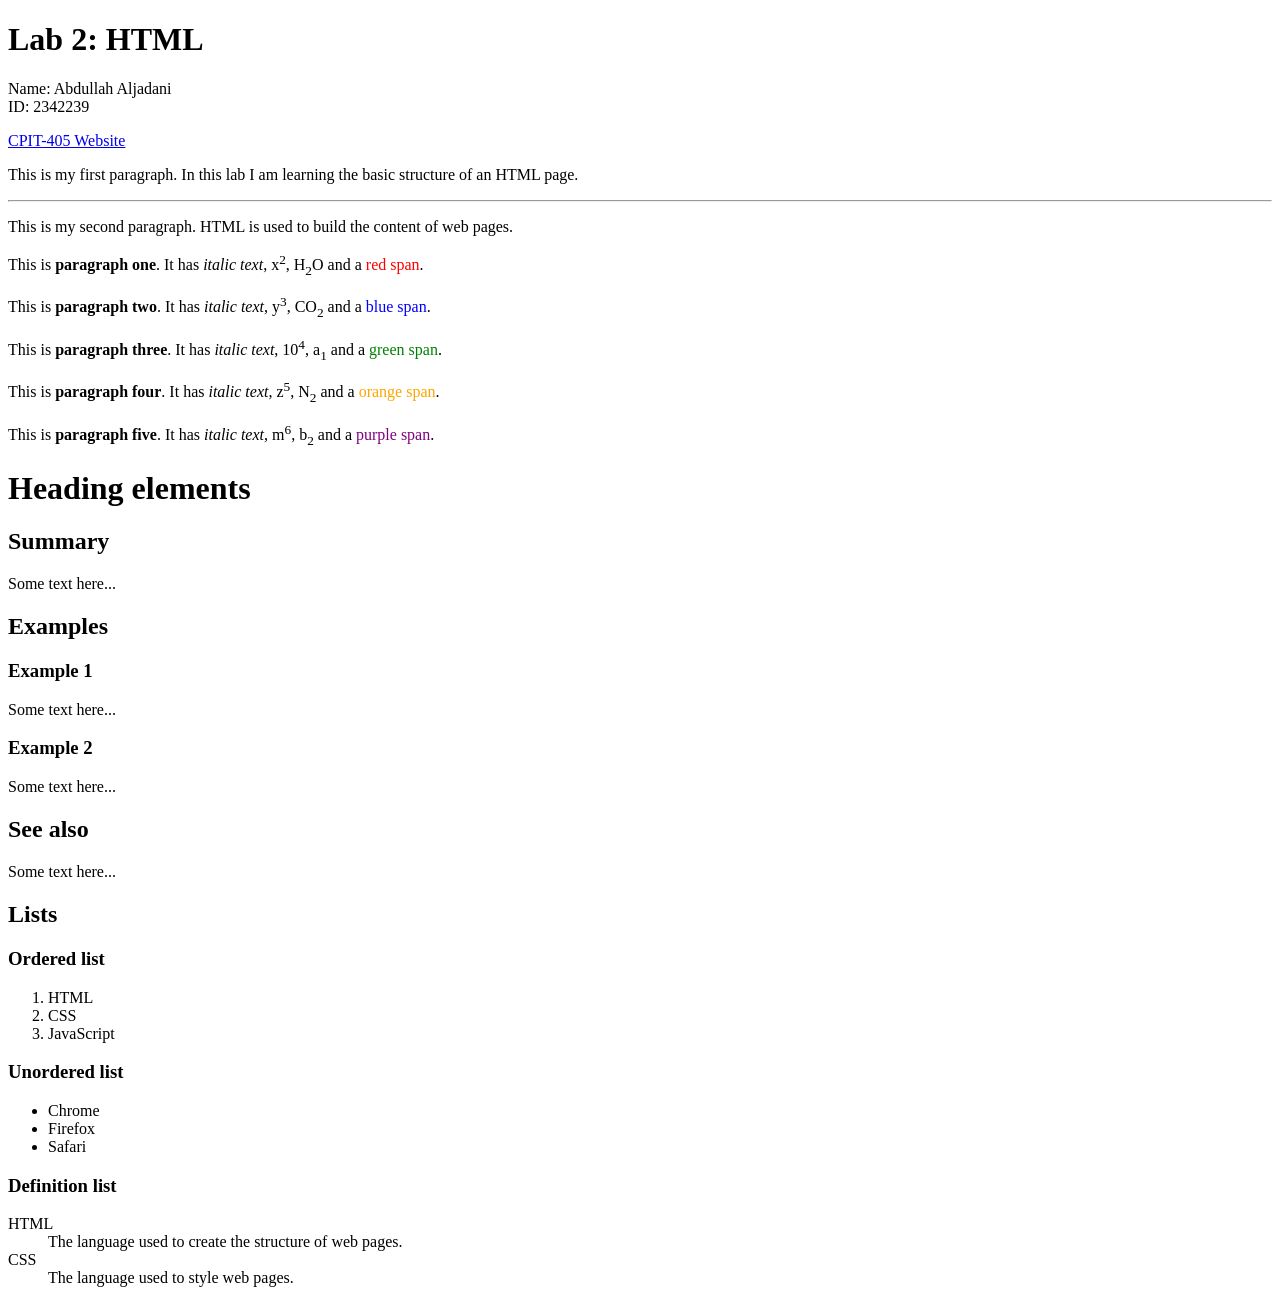
<file: Lab2-part1/index.html>
<!DOCTYPE html>
<html>
<head>
  <meta charset="utf-8">
  <title>CPIT-405 lab 2</title>
</head>
<body>

  <h1>Lab 2: HTML</h1>
  <p>Name: Abdullah Aljadani<br>ID: 2342239</p>

  <a href="https://cpit405.gitlab.io">CPIT-405 Website</a>

  <p>This is my first paragraph. In this lab I am learning the basic structure of an HTML page.</p>
  <hr>
  <p>This is my second paragraph. HTML is used to build the content of web pages.</p>


  <p>This is <strong>paragraph one</strong>. It has <em>italic text</em>, x<sup>2</sup>, H<sub>2</sub>O and a <span style="color: red;">red span</span>.</p>
  <p>This is <strong>paragraph two</strong>. It has <em>italic text</em>, y<sup>3</sup>, CO<sub>2</sub> and a <span style="color: blue;">blue span</span>.</p>
  <p>This is <strong>paragraph three</strong>. It has <em>italic text</em>, 10<sup>4</sup>, a<sub>1</sub> and a <span style="color: green;">green span</span>.</p>
  <p>This is <strong>paragraph four</strong>. It has <em>italic text</em>, z<sup>5</sup>, N<sub>2</sub> and a <span style="color: orange;">orange span</span>.</p>
  <p>This is <strong>paragraph five</strong>. It has <em>italic text</em>, m<sup>6</sup>, b<sub>2</sub> and a <span style="color: purple;">purple span</span>.</p>

  <h1>Heading elements</h1>

  <h2>Summary</h2>
  <p>Some text here...</p>

  <h2>Examples</h2>

  <h3>Example 1</h3>
  <p>Some text here...</p>

  <h3>Example 2</h3>
  <p>Some text here...</p>

  <h2>See also</h2>
  <p>Some text here...</p>

  <h2>Lists</h2>

  <h3>Ordered list</h3>
  <ol>
    <li>HTML</li>
    <li>CSS</li>
    <li>JavaScript</li>
  </ol>

  <h3>Unordered list</h3>
  <ul>
    <li>Chrome</li>
    <li>Firefox</li>
    <li>Safari</li>
  </ul>

  <h3>Definition list</h3>
  <dl>
    <dt>HTML</dt>
    <dd>The language used to create the structure of web pages.</dd>
    <dt>CSS</dt>
    <dd>The language used to style web pages.</dd>
  </dl>

</body>
</html>
</file>
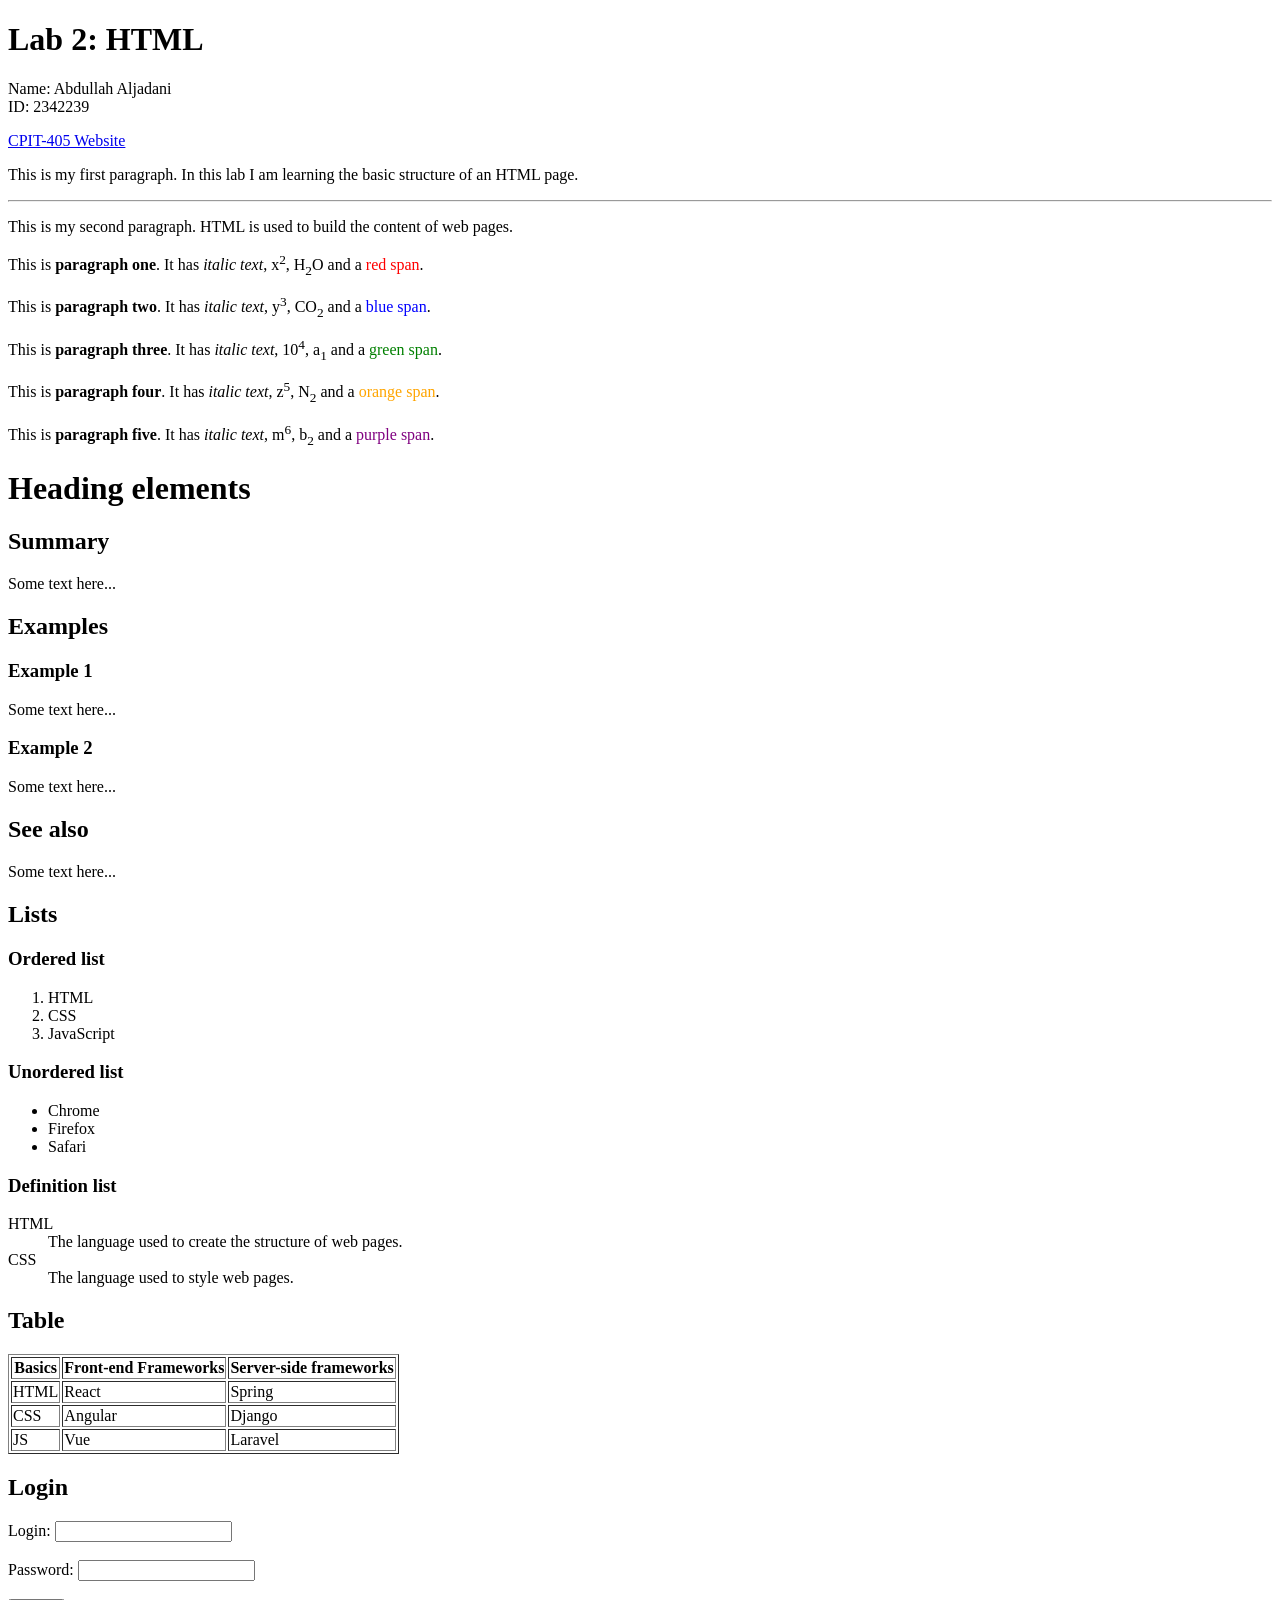
<file: Lab2-part2/index.html>
<!DOCTYPE html>
<html>
<head>
  <meta charset="utf-8">
  <title>CPIT-405 lab 2</title>
</head>
<body>

  <h1>Lab 2: HTML</h1>
  <p>Name: Abdullah Aljadani<br>ID: 2342239</p>

  <a href="https://cpit405.gitlab.io">CPIT-405 Website</a>

  <p>This is my first paragraph. In this lab I am learning the basic structure of an HTML page.</p>
  <hr>
  <p>This is my second paragraph. HTML is used to build the content of web pages.</p>


  <p>This is <strong>paragraph one</strong>. It has <em>italic text</em>, x<sup>2</sup>, H<sub>2</sub>O and a <span style="color: red;">red span</span>.</p>
  <p>This is <strong>paragraph two</strong>. It has <em>italic text</em>, y<sup>3</sup>, CO<sub>2</sub> and a <span style="color: blue;">blue span</span>.</p>
  <p>This is <strong>paragraph three</strong>. It has <em>italic text</em>, 10<sup>4</sup>, a<sub>1</sub> and a <span style="color: green;">green span</span>.</p>
  <p>This is <strong>paragraph four</strong>. It has <em>italic text</em>, z<sup>5</sup>, N<sub>2</sub> and a <span style="color: orange;">orange span</span>.</p>
  <p>This is <strong>paragraph five</strong>. It has <em>italic text</em>, m<sup>6</sup>, b<sub>2</sub> and a <span style="color: purple;">purple span</span>.</p>

  <h1>Heading elements</h1>

  <h2>Summary</h2>
  <p>Some text here...</p>

  <h2>Examples</h2>

  <h3>Example 1</h3>
  <p>Some text here...</p>

  <h3>Example 2</h3>
  <p>Some text here...</p>

  <h2>See also</h2>
  <p>Some text here...</p>

  <h2>Lists</h2>

  <h3>Ordered list</h3>
  <ol>
    <li>HTML</li>
    <li>CSS</li>
    <li>JavaScript</li>
  </ol>

  <h3>Unordered list</h3>
  <ul>
    <li>Chrome</li>
    <li>Firefox</li>
    <li>Safari</li>
  </ul>

  <h3>Definition list</h3>
  <dl>
    <dt>HTML</dt>
    <dd>The language used to create the structure of web pages.</dd>
    <dt>CSS</dt>
    <dd>The language used to style web pages.</dd>
  </dl>
<!-- part 2 -->
  <h2>Table</h2>
  <table border="1">
    <tr>
      <th>Basics</th>
      <th>Front-end Frameworks</th>
      <th>Server-side frameworks</th>
    </tr>
    <tr>
      <td>HTML</td>
      <td>React</td>
      <td>Spring</td>
    </tr>
    <tr>
      <td>CSS</td>
      <td>Angular</td>
      <td>Django</td>
    </tr>
    <tr>
      <td>JS</td>
      <td>Vue</td>
      <td>Laravel</td>
    </tr>
  </table>
<!-- Q in mid about the id -->
  <h2>Login</h2>
  <form>
    <label for="y">Login:</label>
    <input id="y" type="text" name="login"><br><br>
    <label for="x">Password:</label>
    <input id="x" type="password" name="password"><br><br>
    <input type="submit" value="Submit">
  </form>

</body>
</html>
</file>
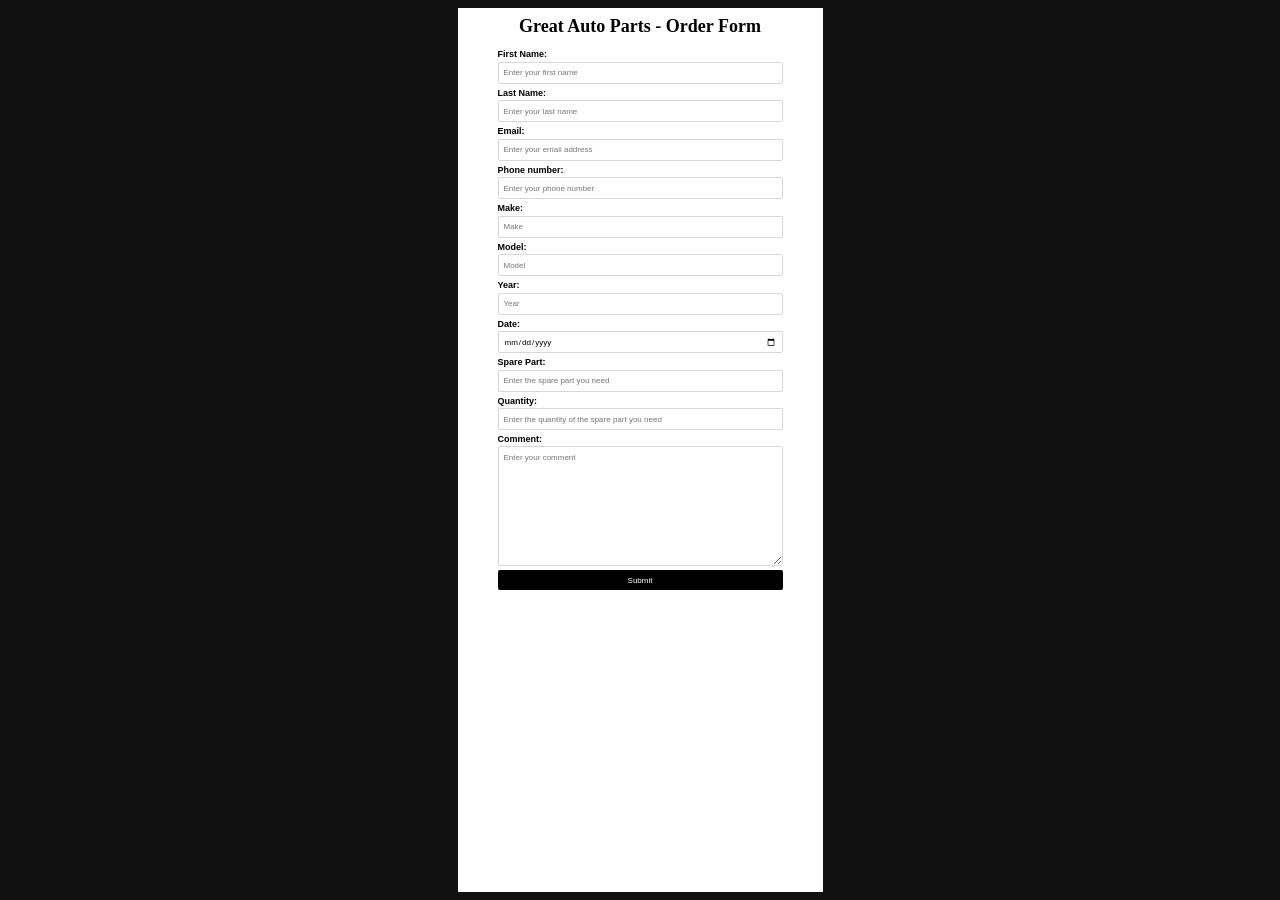
<file: Lab4/index.html>
<!DOCTYPE html>
<html lang="en">
<head>
	<meta charset="utf-8">
	<meta name="viewport" content="width=device-width, initial-scale=1">
	<title>CPIT-405 Lab 4</title>
	<style>
		* {
			box-sizing: border-box;
		}

		body {
			background-color: #111;
			font-family: Arial, sans-serif;
			margin: 0;
			min-height: 100vh;
			padding: 8px;
		}

		.form-container {
			background-color: #fff;
			margin: 0 auto;
			max-width: 365px;
			min-height: calc(100vh - 16px);
			padding: 8px 40px 38px;
		}

		h1 {
			font-family: Georgia, "Times New Roman", serif;
			font-size: 18px;
			margin: 0 0 12px;
			text-align: center;
		}

		label {
			display: block;
			font-size: 9px;
			font-weight: bold;
			margin: 4px 0 2px;
		}

		input,
		textarea,
		button {
			font: inherit;
			width: 100%;
		}

		input,
		textarea {
			border: 1px solid #d7d7d7;
			border-radius: 2px;
			font-size: 8px;
			padding: 5px;
		}

		input {
			height: 22px;
		}

		textarea {
			display: block;
			line-height: 1.4;
			min-height: 120px;
			resize: vertical;
		}

		button {
			background-color: #000;
			border: 0;
			border-radius: 2px;
			color: #fff;
			cursor: pointer;
			font-size: 8px;
			height: 20px;
			margin-top: 4px;
		}

		button:hover,
		button:focus-visible {
			background-color: #333;
		}

		@media (max-width: 440px) {
			body {
				padding: 0;
			}

			.form-container {
				min-height: 100vh;
				padding-left: 24px;
				padding-right: 24px;
			}
		}
	</style>
</head>
<body>
	<main class="form-container">
		<h1>Great Auto Parts - Order Form</h1>

		<form action="#" method="post">
			<label for="first-name">First Name:</label>
			<input id="first-name" name="first-name" type="text" placeholder="Enter your first name" required>

			<label for="last-name">Last Name:</label>
			<input id="last-name" name="last-name" type="text" placeholder="Enter your last name" required>

			<label for="email">Email:</label>
			<input id="email" name="email" type="email" placeholder="Enter your email address" required>

			<label for="phone">Phone number:</label>
			<input id="phone" name="phone" type="tel" placeholder="Enter your phone number" required>

			<label for="make">Make:</label>
			<input id="make" name="make" type="text" placeholder="Make" required>

			<label for="model">Model:</label>
			<input id="model" name="model" type="text" placeholder="Model" required>

			<label for="year">Year:</label>
			<input id="year" name="year" type="number" placeholder="Year" min="1886" max="2100" required>

			<label for="date">Date:</label>
			<input id="date" name="date" type="date" required>

			<label for="spare-part">Spare Part:</label>
			<input id="spare-part" name="spare-part" type="text" placeholder="Enter the spare part you need" required>

			<label for="quantity">Quantity:</label>
			<input id="quantity" name="quantity" type="number" placeholder="Enter the quantity of the spare part you need" min="1" required>

			<label for="comment">Comment:</label>
			<textarea id="comment" name="comment" placeholder="Enter your comment" rows="7"></textarea>

			<button type="submit">Submit</button>
		</form>
	</main>
</body>
</html>
</file>
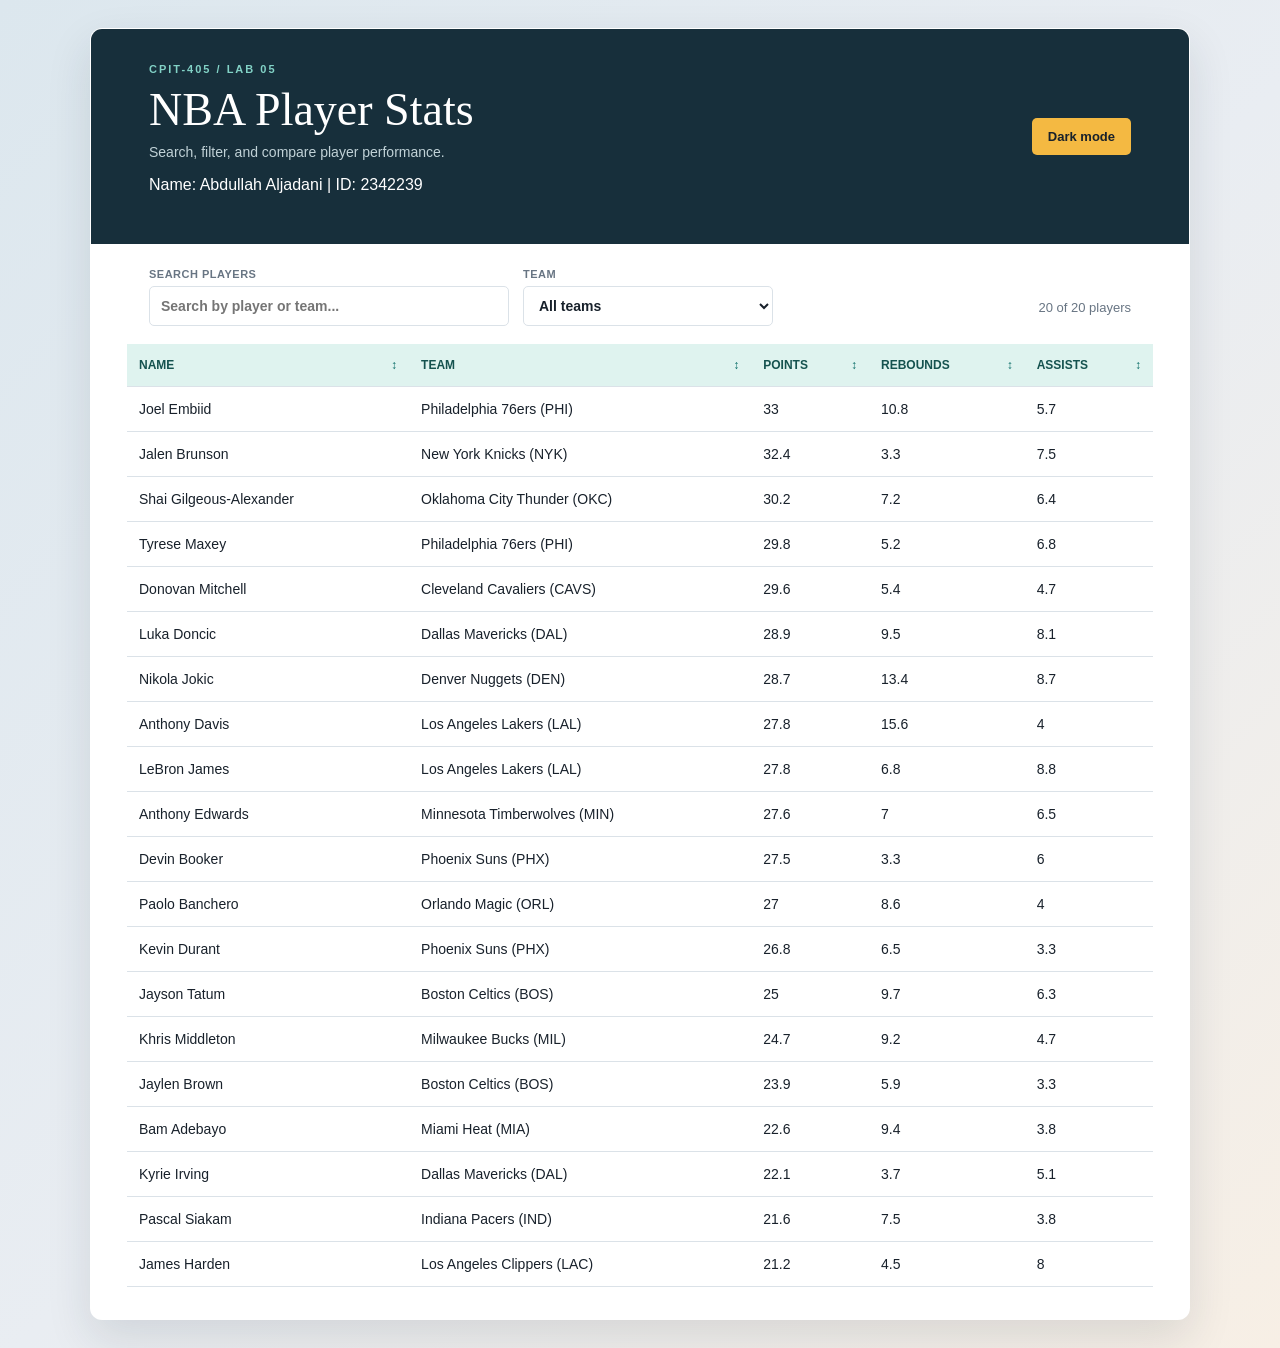
<file: Lab5/index.html>
<!DOCTYPE html>
<html lang="en">
<head>
	<meta charset="utf-8">
	<meta name="viewport" content="width=device-width, initial-scale=1">
	<title>CPIT-405 Lab 5 - NBA Player Stats</title>
	<link rel="stylesheet" href="styles.css">
</head>
<body>
	<main class="container">
		<header>
			<div>
				<p class="eyebrow">CPIT-405 / LAB 05</p>
				<h1>NBA Player Stats</h1>
				<p class="subtitle">Search, filter, and compare player performance.</p>
				<p class="student-info">Name: Abdullah Aljadani | ID: 2342239</p>
			</div>
			<button id="dark-mode-toggle" type="button">Dark mode</button>
		</header>

		<section class="table-filters" aria-label="Table filters">
			<label for="search">Search players
				<input type="search" id="search" placeholder="Search by player or team...">
			</label>
			<label for="team-filter">Team
				<select id="team-filter">
					<option value="all">All teams</option>
				</select>
			</label>
			<p id="result-count" aria-live="polite"></p>
		</section>

		<div class="table-wrap">
			<table id="player-stats">
				<caption class="sr-only">NBA player statistics</caption>
				<thead>
					<tr>
						<th scope="col" data-sort="name">Name <span aria-hidden="true">↕</span></th>
						<th scope="col" data-sort="team">Team <span aria-hidden="true">↕</span></th>
						<th scope="col" data-sort="points">Points <span aria-hidden="true">↕</span></th>
						<th scope="col" data-sort="rebounds">Rebounds <span aria-hidden="true">↕</span></th>
						<th scope="col" data-sort="assists">Assists <span aria-hidden="true">↕</span></th>
					</tr>
				</thead>
				<tbody id="player-rows"></tbody>
			</table>
		</div>
	</main>
	<script src="script.js"></script>
</body>
</html>
</file>
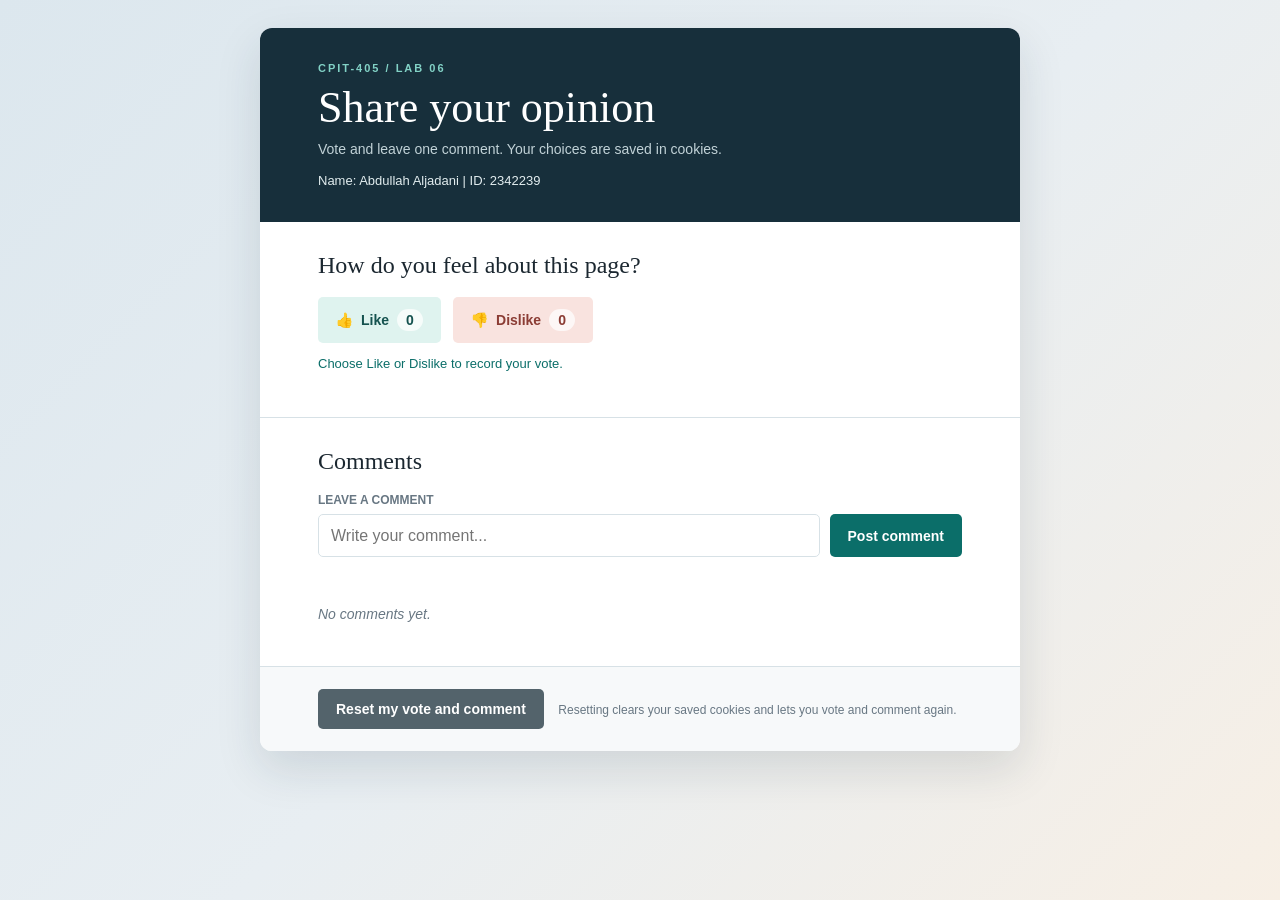
<file: Lab6/index.html>
<!DOCTYPE html>
<html lang="en">
<head>
	<meta charset="utf-8">
	<meta name="viewport" content="width=device-width, initial-scale=1">
	<title>CPIT-405 Lab 6 - Like and Dislike</title>
	<link rel="stylesheet" href="styles.css">
</head>
<body>
	<main class="container">
		<header>
			<p class="eyebrow">CPIT-405 / LAB 06</p>
			<h1>Share your opinion</h1>
			<p class="subtitle">Vote and leave one comment. Your choices are saved in cookies.</p>
			<p class="student-info">Name: Abdullah Aljadani | ID: 2342239</p>
		</header>

		<section class="voting-panel" aria-labelledby="vote-heading">
			<h2 id="vote-heading">How do you feel about this page?</h2>
			<div class="vote-actions">
				<button id="like-button" class="vote-button like-button" type="button" aria-describedby="like-count">
					<span aria-hidden="true">👍</span> Like
					<strong id="like-count">0</strong>
				</button>
				<button id="dislike-button" class="vote-button dislike-button" type="button" aria-describedby="dislike-count">
					<span aria-hidden="true">👎</span> Dislike
					<strong id="dislike-count">0</strong>
				</button>
			</div>
			<p id="vote-status" class="status" role="status" aria-live="polite"></p>
		</section>

		<section class="comments-panel" aria-labelledby="comments-heading">
			<h2 id="comments-heading">Comments</h2>
			<form id="comment-form">
				<label for="comment-input">Leave a comment</label>
				<div class="comment-entry">
					<input id="comment-input" name="comment" type="text" maxlength="200"
						placeholder="Write your comment..." required>
					<button type="submit">Post comment</button>
				</div>
			</form>
			<p id="comment-status" class="status" role="status" aria-live="polite"></p>
			<ul id="comments-list" class="comments-list"></ul>
			<p id="no-comments" class="empty-message">No comments yet.</p>
		</section>

		<section class="reset-panel" aria-label="Reset saved choices">
			<button id="reset-button" class="reset-button" type="button">Reset my vote and comment</button>
			<p>Resetting clears your saved cookies and lets you vote and comment again.</p>
		</section>
	</main>
	<script src="script.js?v=5"></script>
</body>
</html>
</file>
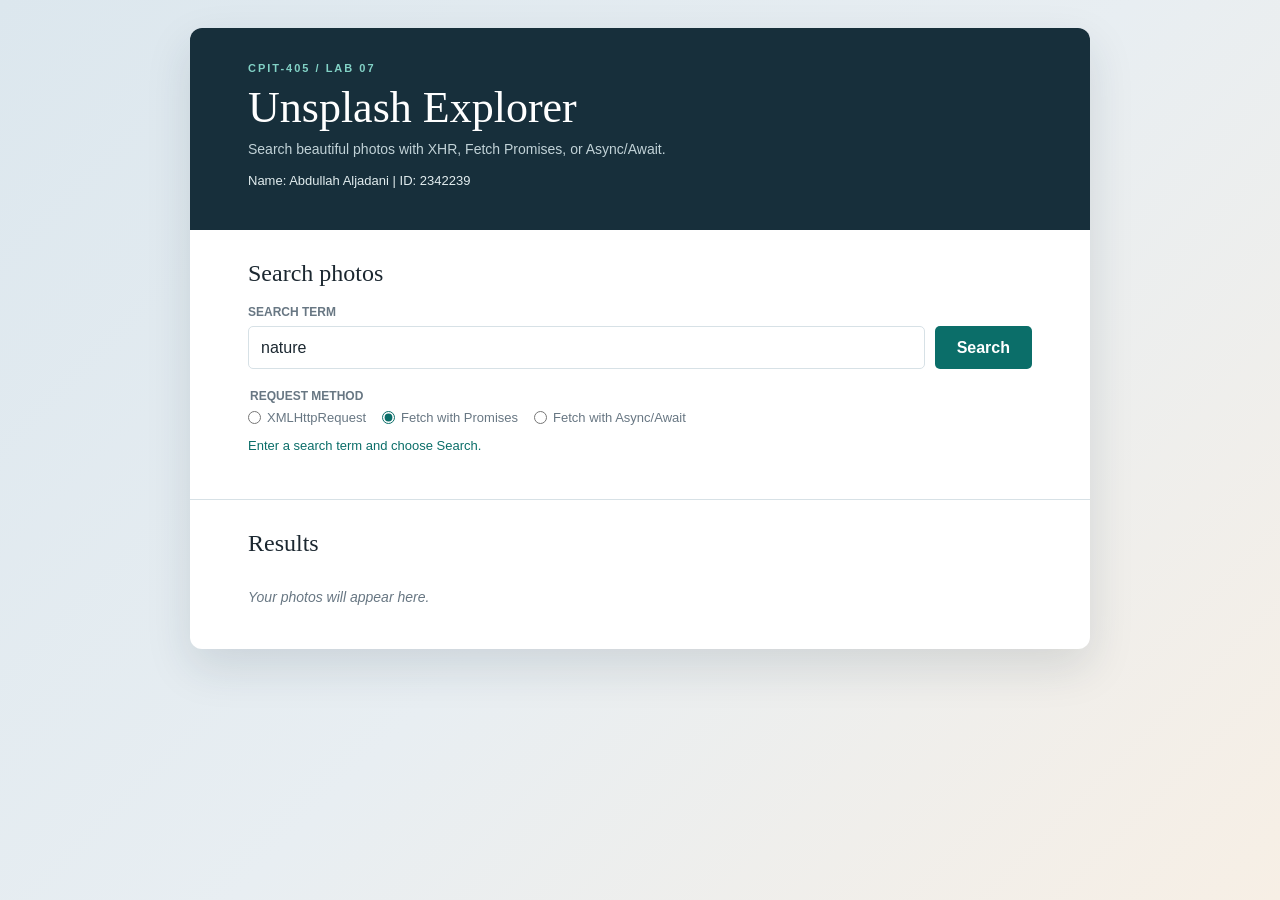
<file: Lab7/index.html>
<!DOCTYPE html>
<html lang="en">
<head>
	<meta charset="utf-8">
	<meta name="viewport" content="width=device-width, initial-scale=1">
	<title>CPIT-405 Lab 7 - Unsplash Search</title>
	<link rel="stylesheet" href="styles.css">
</head>
<body>
	<main class="container">
		<header>
			<p class="eyebrow">CPIT-405 / LAB 07</p>
			<h1>Unsplash Explorer</h1>
			<p class="subtitle">Search beautiful photos with XHR, Fetch Promises, or Async/Await.</p>
			<p class="student-info">Name: Abdullah Aljadani | ID: 2342239</p>
		</header>

		<section class="search-panel" aria-labelledby="search-heading">
			<h2 id="search-heading">Search photos</h2>
			<form id="search-form">
				<label for="query">Search term</label>
				<div class="search-row">
					<input id="query" type="search" value="nature"
						placeholder="Try: mountains, ocean, coffee" required>
					<button type="submit">Search</button>
				</div>

				<fieldset>
					<legend>Request method</legend>
					<label class="radio-label"><input type="radio" name="request-method" value="xhr"> XMLHttpRequest</label>
					<label class="radio-label"><input type="radio" name="request-method" value="promise" checked> Fetch with Promises</label>
					<label class="radio-label"><input type="radio" name="request-method" value="async"> Fetch with Async/Await</label>
				</fieldset>
			</form>
			<p id="status" class="status" role="status" aria-live="polite">Enter a search term and choose Search.</p>
		</section>

		<section class="results-panel" aria-labelledby="results-heading">
			<div class="results-heading">
				<h2 id="results-heading">Results</h2>
				<p id="result-count"></p>
			</div>
			<div id="photo-grid" class="photo-grid"></div>
			<p id="empty-message" class="empty-message">Your photos will appear here.</p>
		</section>
	</main>
	<script src="script.js?v=3"></script>
</body>
</html>
</file>
<file: Lab5/styles.css>
* {
	box-sizing: border-box;
}

:root {
	color-scheme: light;
	--page: #e9edf2;
	--surface: #ffffff;
	--ink: #18212b;
	--muted: #687583;
	--line: #dbe2e8;
	--accent: #0b6e69;
	--accent-soft: #dff3ef;
	--shadow: 0 18px 45px rgba(25, 44, 61, 0.12);
}

body {
	background: linear-gradient(135deg, #dce7ee, var(--page) 52%, #f7efe5);
	color: var(--ink);
	font-family: "Trebuchet MS", Verdana, sans-serif;
	margin: 0;
	min-height: 100vh;
	padding: 28px 16px;
}

.container {
	background: var(--surface);
	border: 1px solid rgba(255, 255, 255, 0.8);
	border-radius: 12px;
	box-shadow: var(--shadow);
	margin: 0 auto;
	max-width: 1100px;
	overflow: hidden;
}

header {
	align-items: center;
	background: #172f3b;
	color: #fff;
	display: flex;
	gap: 24px;
	justify-content: space-between;
	padding: 34px clamp(22px, 5vw, 58px);
}

.eyebrow {
	color: #82d2c6;
	font-size: 11px;
	font-weight: bold;
	letter-spacing: 2px;
	margin: 0 0 8px;
}

h1 {
	font-family: Georgia, "Times New Roman", serif;
	font-size: clamp(30px, 5vw, 46px);
	font-weight: normal;
	letter-spacing: 0;
	margin: 0;
}

.subtitle {
	color: #c1d2d7;
	font-size: 14px;
	margin: 8px 0 0;
}

button,
input,
select {
	font: inherit;
}

button {
	background: #f4b942;
	border: 0;
	border-radius: 5px;
	color: #18212b;
	cursor: pointer;
	font-size: 13px;
	font-weight: bold;
	padding: 11px 16px;
	white-space: nowrap;
}

button:hover,
button:focus-visible {
	background: #ffd16a;
}

.table-filters {
	align-items: end;
	display: flex;
	flex-wrap: wrap;
	gap: 14px;
	padding: 24px clamp(22px, 5vw, 58px) 18px;
}

.table-filters label {
	color: var(--muted);
	display: grid;
	font-size: 11px;
	font-weight: bold;
	gap: 6px;
	letter-spacing: 0.5px;
	text-transform: uppercase;
}

input,
select {
	background: var(--surface);
	border: 1px solid var(--line);
	border-radius: 5px;
	color: var(--ink);
	font-size: 14px;
	min-height: 40px;
	padding: 9px 11px;
}

#search {
	min-width: min(360px, 72vw);
}

input:focus,
select:focus,
button:focus-visible,
th:focus-visible {
	box-shadow: 0 0 0 3px rgba(11, 110, 105, 0.2);
	outline: 2px solid var(--accent);
	outline-offset: 1px;
}

#result-count {
	color: var(--muted);
	font-size: 13px;
	margin: 0 0 11px auto;
}

.table-wrap {
	overflow-x: auto;
	padding: 0 clamp(12px, 3vw, 36px) 32px;
}

table {
	border-collapse: collapse;
	min-width: 680px;
	width: 100%;
}

th,
td {
	border-bottom: 1px solid var(--line);
	padding: 14px 12px;
	text-align: left;
}

th {
	background: var(--accent-soft);
	color: #15524f;
	cursor: pointer;
	font-size: 12px;
	text-transform: uppercase;
}

th span {
	color: var(--accent);
	float: right;
}

td {
	font-size: 14px;
}

tbody tr {
	transition: background-color 150ms ease, transform 150ms ease;
}

tbody tr:hover,
tbody tr.is-highlighted {
	background: #fff8e8;
	transform: translateX(2px);
}

td:not(:nth-child(1)):not(:nth-child(2)) {
	font-variant-numeric: tabular-nums;
}

.dark-mode {
	--page: #10191e;
	--surface: #1b292f;
	--ink: #ecf4f3;
	--muted: #a9babd;
	--line: #34474d;
	--accent-soft: #214845;
	--shadow: 0 18px 45px rgba(0, 0, 0, 0.3);
	background: #10191e;
}

.dark-mode header {
	background: #0d2028;
}

.dark-mode th {
	color: #bce9e1;
}

.dark-mode tbody tr:hover,
.dark-mode tbody tr.is-highlighted {
	background: #34362c;
}

.sr-only {
	height: 1px;
	margin: -1px;
	overflow: hidden;
	position: absolute;
	width: 1px;
}

@media (max-width: 620px) {
	body {
		padding: 0;
	}

	.container {
		border-radius: 0;
		min-height: 100vh;
	}

	header {
		align-items: flex-start;
		flex-direction: column;
	}

	#search {
		min-width: 100%;
	}

	#result-count {
		margin: 0;
	}
}
</file>
<file: Lab6/styles.css>
* {
	box-sizing: border-box;
}

:root {
	--page: #e8eef2;
	--surface: #ffffff;
	--ink: #1b2730;
	--muted: #687783;
	--line: #d7e1e6;
	--accent: #0b6e69;
	--accent-soft: #e0f2ef;
	--shadow: 0 18px 45px rgba(25, 44, 61, 0.13);
}

body {
	background: linear-gradient(135deg, #dce7ee, var(--page) 52%, #f7efe5);
	color: var(--ink);
	font-family: "Trebuchet MS", Verdana, sans-serif;
	margin: 0;
	min-height: 100vh;
	padding: 28px 16px;
}

.container {
	background: var(--surface);
	border-radius: 12px;
	box-shadow: var(--shadow);
	margin: 0 auto;
	max-width: 760px;
	overflow: hidden;
}

header {
	background: #172f3b;
	color: #fff;
	padding: 34px clamp(22px, 6vw, 58px);
}

.eyebrow {
	color: #82d2c6;
	font-size: 11px;
	font-weight: bold;
	letter-spacing: 2px;
	margin: 0 0 8px;
}

h1,
h2 {
	font-family: Georgia, "Times New Roman", serif;
	font-weight: normal;
}

h1 {
	font-size: clamp(30px, 5vw, 44px);
	margin: 0;
}

h2 {
	font-size: 24px;
	margin: 0 0 18px;
}

.subtitle {
	color: #c1d2d7;
	font-size: 14px;
	margin: 8px 0;
}

.student-info {
	color: #e2edef;
	font-size: 13px;
	margin: 16px 0 0;
}

.voting-panel,
.comments-panel {
	padding: 30px clamp(22px, 6vw, 58px);
}

.voting-panel {
	border-bottom: 1px solid var(--line);
}

.vote-actions {
	display: flex;
	flex-wrap: wrap;
	gap: 12px;
}

button,
input {
	font: inherit;
}

button {
	border: 0;
	border-radius: 5px;
	cursor: pointer;
	font-size: 14px;
	font-weight: bold;
	padding: 12px 18px;
}

button:focus-visible,
input:focus {
	box-shadow: 0 0 0 3px rgba(11, 110, 105, 0.2);
	outline: 2px solid var(--accent);
	outline-offset: 1px;
}

.vote-button {
	align-items: center;
	display: inline-flex;
	gap: 8px;
	transition: transform 150ms ease, filter 150ms ease;
}

.vote-button:hover:not(:disabled) {
	filter: brightness(1.05);
	transform: translateY(-2px);
}

.like-button {
	background: #dff3ef;
	color: #15524f;
}

.dislike-button {
	background: #f9e3df;
	color: #8b3c34;
}

.vote-button.is-selected {
	box-shadow: 0 0 0 3px currentColor;
	transform: translateY(-2px);
}

.vote-button strong {
	background: rgba(255, 255, 255, 0.7);
	border-radius: 12px;
	min-width: 26px;
	padding: 3px 7px;
}

button:disabled {
	cursor: not-allowed;
	opacity: 0.55;
}

.status {
	color: var(--accent);
	font-size: 13px;
	min-height: 18px;
}

.comment-entry {
	display: flex;
	gap: 10px;
}

label {
	color: var(--muted);
	display: block;
	font-size: 12px;
	font-weight: bold;
	margin-bottom: 7px;
	text-transform: uppercase;
}

input {
	border: 1px solid var(--line);
	border-radius: 5px;
	color: var(--ink);
	min-height: 43px;
	padding: 10px 12px;
	width: 100%;
}

.comment-entry button {
	background: var(--accent);
	color: #fff;
	white-space: nowrap;
}

.comment-entry button:hover,
.comment-entry button:focus-visible {
	background: #095752;
}

.comments-list {
	list-style: none;
	margin: 18px 0 0;
	padding: 0;
}

.comments-list li {
	background: var(--accent-soft);
	border-left: 4px solid var(--accent);
	border-radius: 4px;
	margin-top: 9px;
	padding: 12px 14px;
	overflow-wrap: anywhere;
}

.empty-message {
	color: var(--muted);
	font-size: 14px;
	font-style: italic;
}

.reset-panel {
	background: #f7f9fa;
	border-top: 1px solid var(--line);
	padding: 22px clamp(22px, 6vw, 58px);
}

.reset-button {
	background: #53636b;
	color: #fff;
}

.reset-button:hover,
.reset-button:focus-visible {
	background: #39484f;
}

.reset-panel p {
	color: var(--muted);
	display: inline;
	font-size: 12px;
	margin-left: 10px;
}

@media (max-width: 560px) {
	body {
		padding: 0;
	}

	.container {
		border-radius: 0;
		min-height: 100vh;
	}

	.comment-entry {
		align-items: stretch;
		flex-direction: column;
	}

	.reset-panel p {
		display: block;
		margin: 10px 0 0;
	}
}
</file>
<file: Lab7/styles.css>
* {
	box-sizing: border-box;
}

:root {
	--page: #e8eef2;
	--surface: #fff;
	--ink: #1b2730;
	--muted: #687783;
	--line: #d7e1e6;
	--accent: #0b6e69;
	--shadow: 0 18px 45px rgba(25, 44, 61, 0.13);
}

body {
	background: linear-gradient(135deg, #dce7ee, var(--page) 52%, #f7efe5);
	color: var(--ink);
	font-family: "Trebuchet MS", Verdana, sans-serif;
	margin: 0;
	min-height: 100vh;
	padding: 28px 16px;
}

.container {
	background: var(--surface);
	border-radius: 12px;
	box-shadow: var(--shadow);
	margin: 0 auto;
	max-width: 900px;
	overflow: hidden;
}

header {
	background: #172f3b;
	color: #fff;
	padding: 34px clamp(22px, 6vw, 58px);
}

.eyebrow {
	color: #82d2c6;
	font-size: 11px;
	font-weight: bold;
	letter-spacing: 2px;
	margin: 0 0 8px;
}

h1, h2 {
	font-family: Georgia, "Times New Roman", serif;
	font-weight: normal;
}

h1 {
	font-size: clamp(30px, 5vw, 44px);
	margin: 0;
}

h2 {
	font-size: 24px;
	margin: 0 0 18px;
}

.subtitle, .student-info {
	color: #c1d2d7;
	font-size: 14px;
	margin: 8px 0;
}

.student-info {
	color: #e2edef;
	font-size: 13px;
	margin-top: 16px;
}

.search-panel, .results-panel {
	padding: 30px clamp(22px, 6vw, 58px);
}

.search-panel {
	border-bottom: 1px solid var(--line);
}

label, legend {
	color: var(--muted);
	display: block;
	font-size: 12px;
	font-weight: bold;
	margin: 0 0 7px;
	text-transform: uppercase;
}

input, button {
	font: inherit;
}

input[type="password"], input[type="search"] {
	border: 1px solid var(--line);
	border-radius: 5px;
	color: var(--ink);
	min-height: 43px;
	padding: 10px 12px;
	width: 100%;
}

.search-row {
	display: flex;
	gap: 10px;
}

button {
	background: var(--accent);
	border: 0;
	border-radius: 5px;
	color: #fff;
	cursor: pointer;
	font-weight: bold;
	padding: 10px 22px;
}

button:hover, button:focus-visible {
	background: #095752;
}

input:focus, button:focus-visible, .photo-card:focus-visible {
	box-shadow: 0 0 0 3px rgba(11, 110, 105, .2);
	outline: 2px solid var(--accent);
	outline-offset: 1px;
}

fieldset {
	border: 0;
	display: flex;
	flex-wrap: wrap;
	gap: 16px;
	margin: 20px 0 0;
	padding: 0;
}

.radio-label {
	align-items: center;
	display: flex;
	font-size: 13px;
	font-weight: normal;
	margin: 0;
	text-transform: none;
}

.radio-label input {
	accent-color: var(--accent);
	margin: 0 6px 0 0;
}

.status {
	color: var(--accent);
	font-size: 13px;
	min-height: 18px;
}

.results-heading {
	align-items: baseline;
	display: flex;
	justify-content: space-between;
}

#result-count {
	color: var(--muted);
	font-size: 13px;
}

.photo-grid {
	display: grid;
	gap: 16px;
	grid-template-columns: repeat(auto-fill, minmax(190px, 1fr));
}

.photo-card {
	background: #f7f9fa;
	border-radius: 7px;
	margin: 0;
	overflow: hidden;
	transition: box-shadow 150ms ease, transform 150ms ease;
}

.photo-card.is-focused {
	box-shadow: 0 8px 20px rgba(25, 44, 61, .2);
	transform: translateY(-4px);
}

.photo-card img {
	display: block;
	height: 190px;
	object-fit: cover;
	width: 100%;
}

.photo-card p {
	color: var(--muted);
	font-size: 12px;
	margin: 0;
	padding: 10px 12px;
}

.empty-message {
	color: var(--muted);
	font-size: 14px;
	font-style: italic;
}

@media (max-width: 560px) {
	body {
		padding: 0;
	}

	.container {
		border-radius: 0;
		min-height: 100vh;
	}

	.search-row {
		flex-direction: column;
	}
}
</file>
